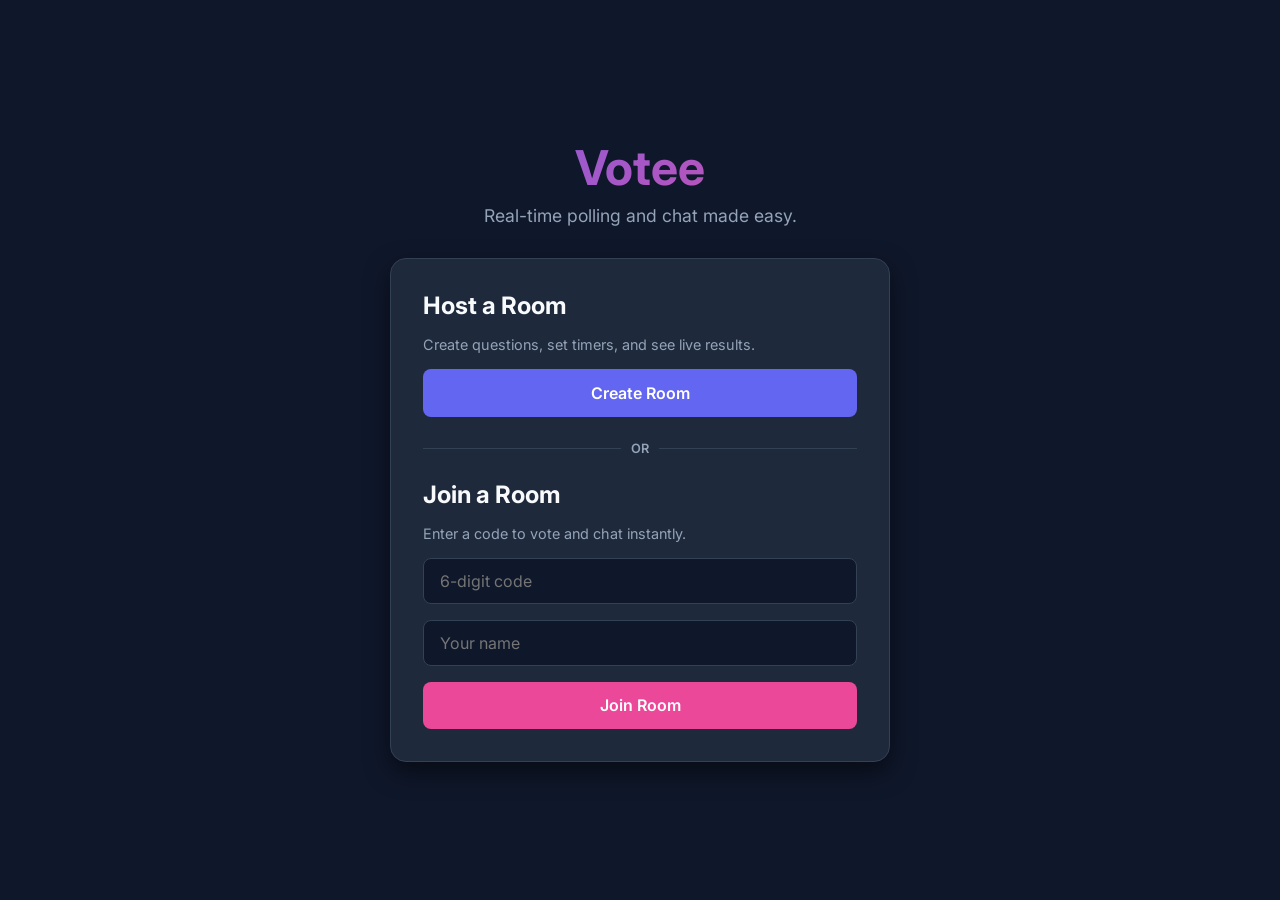
<file: frontend/index.html>
<!DOCTYPE html>
<html lang="en">
<head>
    <meta charset="UTF-8">
    <meta name="viewport" content="width=device-width, initial-scale=1.0">
    <title>Votee - Real-Time Polling</title>
    <link rel="stylesheet" href="css/style.css">
    <link href="https://fonts.googleapis.com/css2?family=Inter:wght@400;500;600;700&display=swap" rel="stylesheet">
</head>
<body>
    <div class="container">
        <header>
            <h1>Votee</h1>
            <p>Real-time polling and chat made easy.</p>
        </header>
        
        <main class="card index-card">
            <div class="action-section">
                <h2>Host a Room</h2>
                <p>Create questions, set timers, and see live results.</p>
                <button id="btn-host" class="btn primary">Create Room</button>
            </div>
            
            <div class="divider"><span>OR</span></div>
            
            <div class="action-section">
                <h2>Join a Room</h2>
                <p>Enter a code to vote and chat instantly.</p>
                <input type="text" id="input-room-code" placeholder="6-digit code" maxlength="6">
                <input type="text" id="input-username" placeholder="Your name">
                <button id="btn-join" class="btn secondary">Join Room</button>
            </div>
        </main>
    </div>

    <script>
        const API_URL = "";

        document.getElementById('btn-host').addEventListener('click', async () => {
            try {
                const res = await fetch(`${API_URL}/create_room`, { method: 'POST' });
                const data = await res.json();
                window.location.href = `host.html?room=${data.room_code}`;
            } catch (err) {
                alert("Failed to create room. Ensure backend is running.");
                console.error(err);
            }
        });

        document.getElementById('btn-join').addEventListener('click', async () => {
            const code = document.getElementById('input-room-code').value.trim();
            const name = document.getElementById('input-username').value.trim();
            if (code.length === 6 && name) {
                try {
                    const res = await fetch(`${API_URL}/rooms/${code}`);
                    const data = await res.json();
                    if (data.status === 'ok') {
                        window.location.href = `room.html?room=${code}&user=${encodeURIComponent(name)}`;
                    } else {
                        alert("Room not found!");
                    }
                } catch (err) {
                    alert("Failed to connect to backend.");
                }
            } else {
                alert("Please enter a valid 6-digit code and your name.");
            }
        });
    </script>
</body>
</html>
</file>
<file: frontend/css/style.css>
:root {
    --primary: #6366f1;
    --primary-hover: #4f46e5;
    --secondary: #ec4899;
    --secondary-hover: #db2777;
    --bg-color: #0f172a;
    --card-bg: #1e293b;
    --text-main: #f8fafc;
    --text-muted: #94a3b8;
    --success: #22c55e;
    --danger: #ef4444;
    --border: #334155;
    --font: 'Inter', sans-serif;
}

* {
    box-sizing: border-box;
    margin: 0;
    padding: 0;
}

body {
    font-family: var(--font);
    background-color: var(--bg-color);
    color: var(--text-main);
    display: flex;
    justify-content: center;
    align-items: center;
    min-height: 100vh;
    padding: 1rem;
}

.container {
    width: 100%;
    max-width: 900px;
    margin: 0 auto;
}

header {
    text-align: center;
    margin-bottom: 2rem;
}

header h1 {
    font-size: 3rem;
    background: linear-gradient(135deg, var(--primary), var(--secondary));
    -webkit-background-clip: text;
    -webkit-text-fill-color: transparent;
    margin-bottom: 0.5rem;
}

header p {
    color: var(--text-muted);
    font-size: 1.1rem;
}

.card {
    background: var(--card-bg);
    border-radius: 1rem;
    padding: 2rem;
    box-shadow: 0 10px 25px rgba(0,0,0,0.5);
    border: 1px solid var(--border);
}

.index-card {
    display: flex;
    flex-direction: column;
    gap: 1.5rem;
    max-width: 500px;
    margin: auto;
}

.action-section {
    display: flex;
    flex-direction: column;
    gap: 1rem;
}

.action-section h2 {
    font-size: 1.5rem;
}

.action-section p {
    color: var(--text-muted);
    font-size: 0.9rem;
}

input {
    width: 100%;
    padding: 0.75rem 1rem;
    border-radius: 0.5rem;
    border: 1px solid var(--border);
    background: var(--bg-color);
    color: var(--text-main);
    font-family: var(--font);
    font-size: 1rem;
    outline: none;
    transition: border-color 0.2s;
}

input:focus {
    border-color: var(--primary);
}

.btn {
    width: 100%;
    padding: 0.85rem;
    border: none;
    border-radius: 0.5rem;
    font-family: var(--font);
    font-size: 1rem;
    font-weight: 600;
    cursor: pointer;
    transition: transform 0.1s, background-color 0.2s;
}

.btn:active {
    transform: scale(0.98);
}

.btn.primary {
    background: var(--primary);
    color: white;
}
.btn.primary:hover {
    background: var(--primary-hover);
}

.btn.secondary {
    background: var(--secondary);
    color: white;
}
.btn.secondary:hover {
    background: var(--secondary-hover);
}

.btn.success {
    background: var(--success);
    color: white;
}
.btn.success:disabled {
    opacity: 0.5;
    cursor: not-allowed;
}

.btn.danger {
    background: var(--danger);
    color: white;
}

.btn-small {
    padding: 0.5rem 1rem;
    font-size: 0.9rem;
    width: auto;
}

.divider {
    display: flex;
    align-items: center;
    text-align: center;
    color: var(--text-muted);
    font-size: 0.8rem;
    font-weight: 600;
}
.divider::before, .divider::after {
    content: '';
    flex: 1;
    border-bottom: 1px solid var(--border);
}
.divider span {
    padding: 0 10px;
}

/* Host and Room Grid Layouts */
.dash-grid {
    display: grid;
    grid-template-columns: 2fr 1fr;
    gap: 2rem;
    align-items: start;
}

@media(max-width: 768px) {
    .dash-grid {
        grid-template-columns: 1fr;
    }
}

.section-title {
    margin-bottom: 1rem;
    font-size: 1.25rem;
    border-bottom: 1px solid var(--border);
    padding-bottom: 0.5rem;
    display: flex;
    justify-content: space-between;
    align-items: center;
}

.code-display {
    text-align: center;
    font-size: 2rem;
    letter-spacing: 0.25rem;
    font-weight: 700;
    color: var(--secondary);
    margin: 1rem 0;
    padding: 1rem;
    background: var(--bg-color);
    border-radius: 0.5rem;
    border: 1px dashed var(--secondary);
}

/* Chat Box */
.chat-container {
    display: flex;
    flex-direction: column;
    height: 400px;
    background: var(--bg-color);
    border-radius: 0.5rem;
    border: 1px solid var(--border);
    overflow: hidden;
}

.chat-messages {
    flex: 1;
    padding: 1rem;
    overflow-y: auto;
    display: flex;
    flex-direction: column;
    gap: 0.5rem;
}

.chat-msg {
    background: var(--card-bg);
    padding: 0.5rem 0.75rem;
    border-radius: 0.5rem;
    font-size: 0.9rem;
    word-break: break-word;
}
.chat-msg span {
    font-weight: 600;
    color: var(--primary);
    margin-right: 0.5rem;
}

.chat-input {
    display: flex;
    border-top: 1px solid var(--border);
}
.chat-input input {
    border: none;
    border-radius: 0;
    flex: 1;
}
.chat-input button {
    border-radius: 0;
    width: auto;
    padding: 0 1rem;
}

/* Poll Setup Options */
.option-input-group {
    display: flex;
    flex-direction: column;
    gap: 0.75rem;
    margin-bottom: 1.5rem;
}

/* Results / Vote bars */
.result-item {
    margin-bottom: 1rem;
}
.result-label {
    display: flex;
    justify-content: space-between;
    margin-bottom: 0.4rem;
    font-size: 0.95rem;
    font-weight: 500;
}
.result-bar-bg {
    width: 100%;
    background: var(--bg-color);
    border-radius: 1rem;
    height: 0.75rem;
    overflow: hidden;
}
.result-bar-fill {
    height: 100%;
    background: linear-gradient(90deg, var(--primary), var(--secondary));
    width: 0%;
    transition: width 0.5s ease;
    border-radius: 1rem;
}

.poll-status-badge {
    padding: 0.25rem 0.5rem;
    border-radius: 1rem;
    color: white;
    font-size: 0.8rem;
    font-weight: 600;
}
.poll-status-badge.active { background: var(--success); }
.poll-status-badge.inactive { background: var(--danger); }

.hidden {
    display: none !important;
}

.flex-between {
    display: flex;
    justify-content: space-between;
    align-items: center;
}

.mt-1 { margin-top: 1rem; }
.mb-1 { margin-bottom: 1rem; }

/* Voting Buttons */
.vote-btn {
    margin-bottom: 0.5rem;
    padding: 1rem;
    text-align: left;
    font-size: 1rem;
    background: var(--bg-color);
    border: 1px solid var(--border);
    color: var(--text-main);
}
.vote-btn:hover:not(:disabled) {
    border-color: var(--primary);
    background: var(--card-bg);
}
.vote-btn:disabled {
    opacity: 0.5;
    cursor: not-allowed;
}

.timer {
    font-size: 1.5rem;
    font-weight: bold;
    color: var(--secondary);
    text-align: center;
    margin: 1rem 0;
}
</file>
